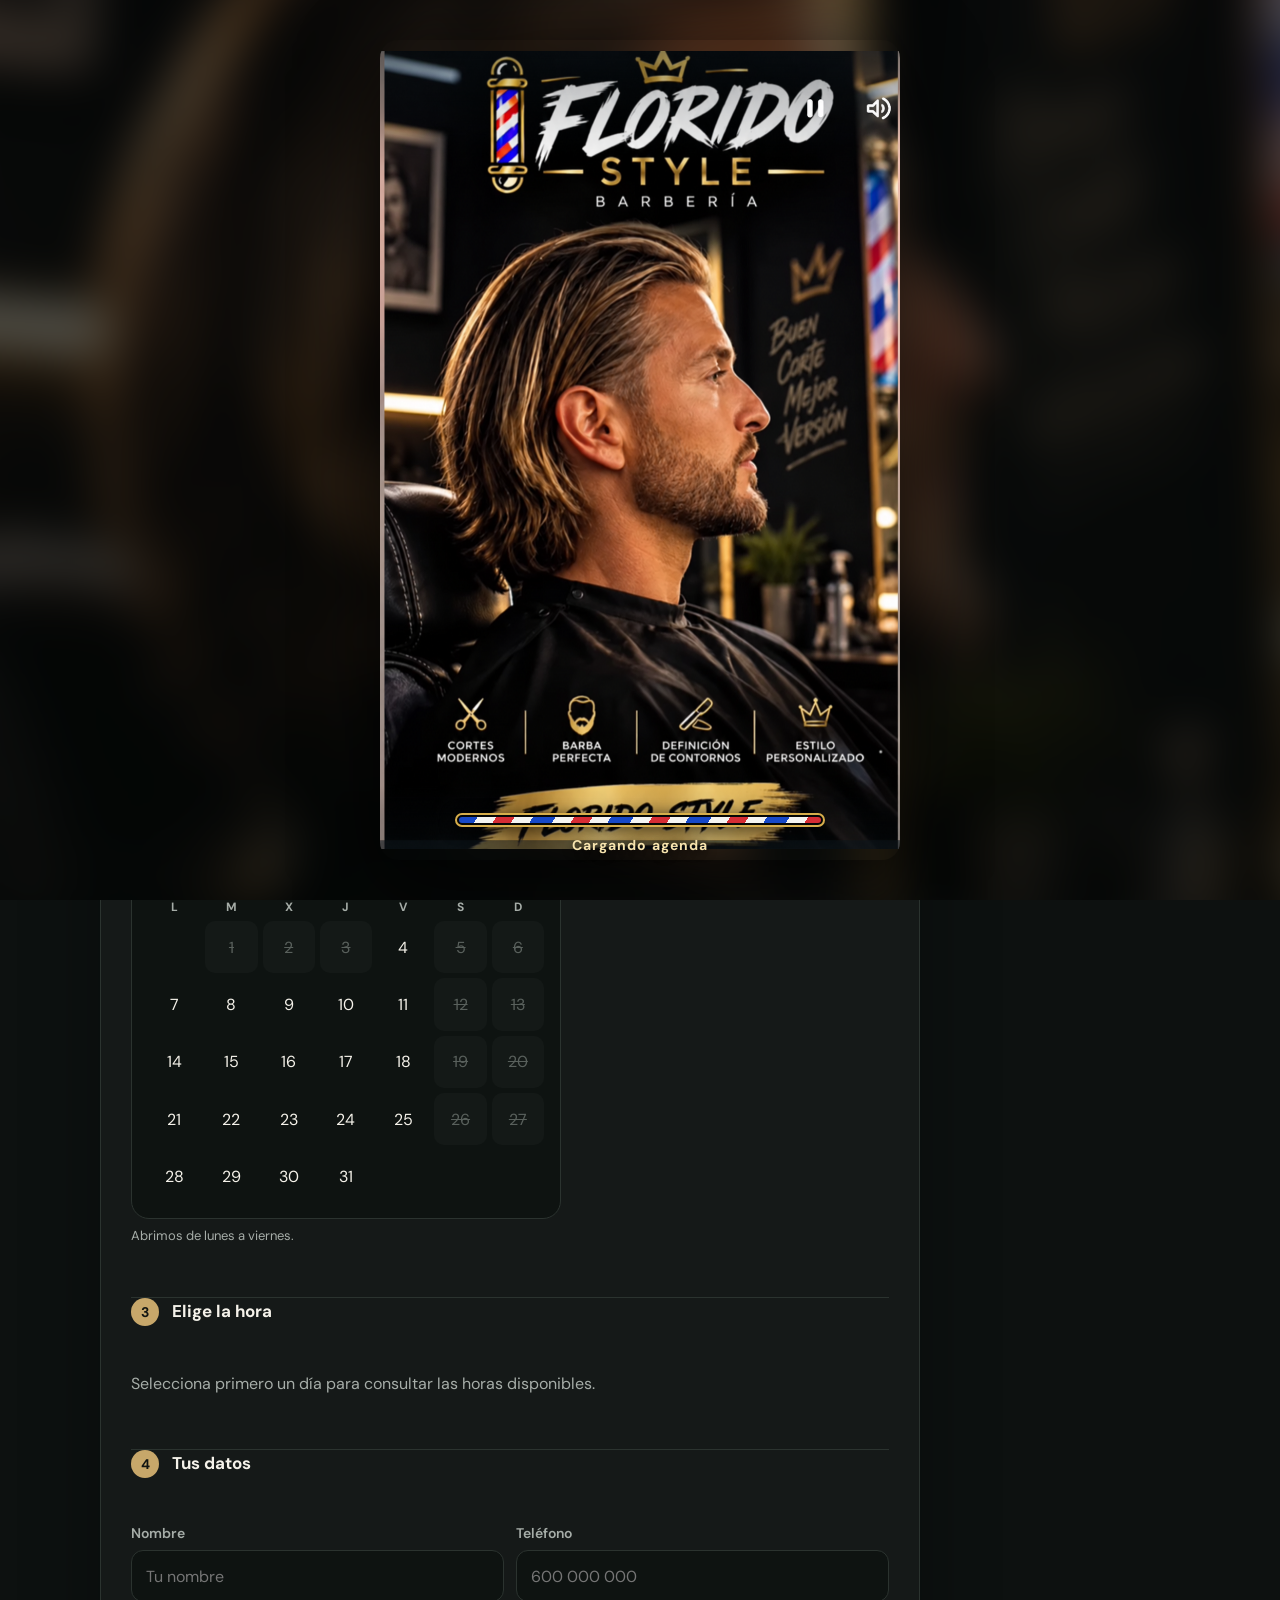
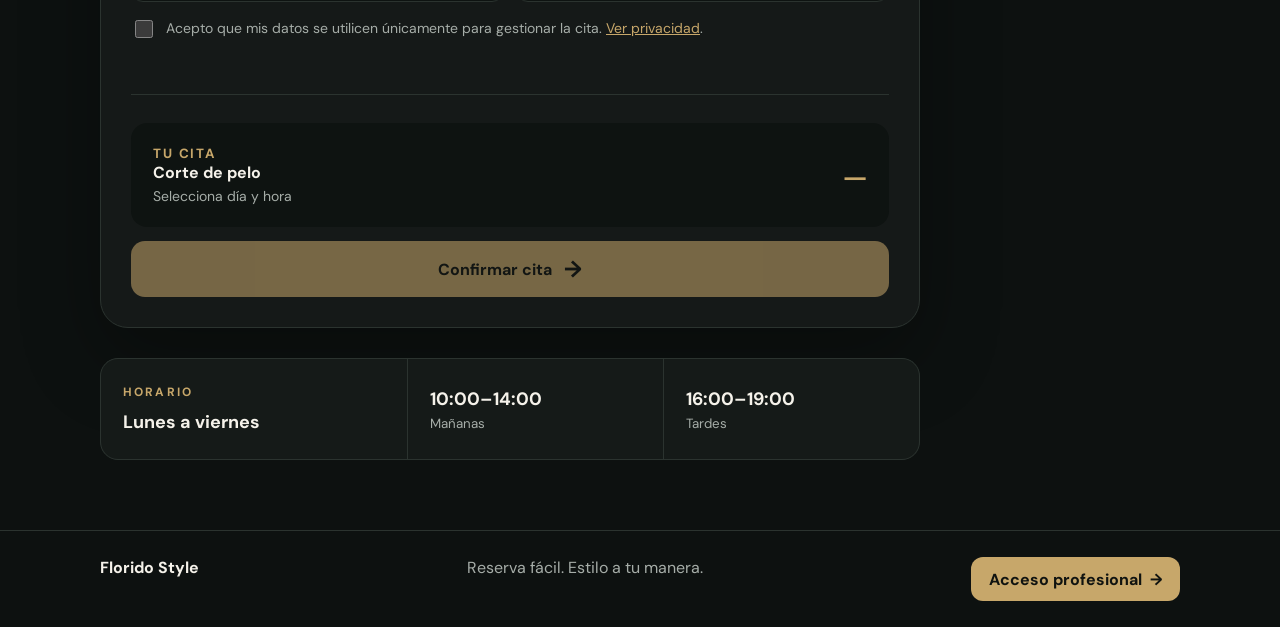
<file: index.html>
<!doctype html>
<html lang="es">
<head>
  <meta charset="UTF-8">
  <meta name="viewport" content="width=device-width, initial-scale=1, viewport-fit=cover">
  <meta name="theme-color" content="#101413">
  <meta name="description" content="Reserva online tu día y hora en Florido Style.">
  <meta property="og:type" content="website">
  <meta property="og:locale" content="es_ES">
  <meta property="og:title" content="Citas Florido Style">
  <meta property="og:description" content="Reserva online tu día y hora en Florido Style.">
  <meta property="og:url" content="https://albertolopezmo-arch.github.io/florido-style-citas/index.html">
  <meta property="og:image" content="https://albertolopezmo-arch.github.io/florido-style-citas/assets/citas-florido-style-social.png?v=2">
  <meta property="og:image:alt" content="Citas Florido Style · Reserva online tu día y hora">
  <meta name="twitter:card" content="summary_large_image">
  <meta name="twitter:title" content="Citas Florido Style">
  <meta name="twitter:description" content="Reserva online tu día y hora en Florido Style.">
  <meta name="twitter:image" content="https://albertolopezmo-arch.github.io/florido-style-citas/assets/citas-florido-style-social.png?v=2">
  <title>Citas Florido Style</title>
  <link rel="preconnect" href="https://fonts.googleapis.com">
  <link rel="preconnect" href="https://fonts.gstatic.com" crossorigin>
  <link href="https://fonts.googleapis.com/css2?family=DM+Sans:wght@400;500;600;700&family=Playfair+Display:wght@700&display=swap" rel="stylesheet">
  <link rel="stylesheet" href="styles.css">
</head>
<body>
  <section id="welcome-splash" class="welcome-splash" aria-label="Bienvenida a Florido Style">
    <img src="assets/portada-florido-style.png" alt="Florido Style Barbería">
    <div class="agenda-loading" role="status" aria-label="Cargando agenda">
      <div class="barber-progress" aria-hidden="true"><i></i></div>
      <span>Cargando agenda</span>
    </div>
  </section>

  <header class="topbar">
    <a class="brand" href="#" aria-label="Florido Style, inicio">
      <img class="brand-logo" src="assets/logo-florido-style.png" alt="Florido Style Barbería">
    </a>
    <div class="open-pill"><span></span> Citas de lunes a viernes</div>
  </header>

  <main>
    <section class="intro">
      <p class="eyebrow">RESERVA ONLINE</p>
      <h1>Tu próximo corte,<br><em>a un par de clics.</em></h1>
      <p>Elige servicio, día y hora. Confirmaremos tu cita al instante.</p>
    </section>

    <section class="booking-card" aria-labelledby="booking-title">
      <div class="card-heading">
        <div><span>AGENDA</span><h2 id="booking-title">Reserva tu cita</h2></div>
        <div class="price" id="headline-price">Desde 15 €<small>según servicio</small></div>
      </div>

      <form id="booking-form" novalidate>
        <fieldset>
          <legend><span>1</span> Elige el servicio</legend>
          <div id="service-grid" class="service-grid"><p class="empty-state">Cargando servicios…</p></div>
        </fieldset>

        <fieldset>
          <legend><span>2</span> Elige el día</legend>
          <div class="booking-calendar" aria-label="Calendario de citas">
            <div class="calendar-heading">
              <button id="calendar-prev" type="button" aria-label="Mes anterior">‹</button>
              <strong id="calendar-month"></strong>
              <button id="calendar-next" type="button" aria-label="Mes siguiente">›</button>
            </div>
            <div class="calendar-weekdays" aria-hidden="true"><span>L</span><span>M</span><span>X</span><span>J</span><span>V</span><span>S</span><span>D</span></div>
            <div id="calendar-days" class="calendar-days" aria-live="polite"></div>
            <input id="booking-date" type="hidden" required>
          </div>
          <p class="hint">Abrimos de lunes a viernes.</p>
          <p id="date-error" class="error" role="alert"></p>
        </fieldset>

        <fieldset>
          <legend><span>3</span> Elige la hora</legend>
          <div id="slots" class="slots" aria-live="polite">
            <p class="empty-state">Selecciona primero un día para consultar las horas disponibles.</p>
          </div>
          <p id="slot-error" class="error" role="alert"></p>
        </fieldset>

        <fieldset>
          <legend><span>4</span> Tus datos</legend>
          <div class="details-grid">
            <label><span>Nombre</span><input id="customer-name" autocomplete="name" maxlength="60" placeholder="Tu nombre" required></label>
            <label><span>Teléfono</span><input id="customer-phone" type="tel" autocomplete="tel" maxlength="20" placeholder="600 000 000" required></label>
          </div>
          <label class="privacy-check">
            <input id="privacy-check" type="checkbox" required>
            <span>Acepto que mis datos se utilicen únicamente para gestionar la cita. <a href="privacy.html" target="_blank">Ver privacidad</a>.</span>
          </label>
          <p id="form-error" class="error" role="alert"></p>
        </fieldset>

        <div class="summary" id="summary">
          <div><small>TU CITA</small><strong id="summary-service">Corte de pelo</strong><span id="summary-when">Selecciona día y hora</span></div>
          <strong id="summary-price">—</strong>
        </div>
        <button class="primary-button" id="submit-button" type="submit">Confirmar cita <span>→</span></button>
      </form>
    </section>

    <section class="hours" aria-label="Horario">
      <div><span>HORARIO</span><strong>Lunes a viernes</strong></div>
      <div><strong>10:00–14:00</strong><small>Mañanas</small></div>
      <div><strong>16:00–19:00</strong><small>Tardes</small></div>
    </section>
  </main>

  <footer><strong>Florido Style</strong><span>Reserva fácil. Estilo a tu manera.</span><a class="professional-button" href="admin.html">Acceso profesional <b>→</b></a></footer>

  <dialog id="confirmation-dialog">
    <div class="success-icon">✓</div>
    <p class="eyebrow">CITA CONFIRMADA</p>
    <h2>¡Te esperamos!</h2>
    <p id="confirmation-text"></p>
    <div class="calendar-actions">
      <button id="add-google-calendar" class="calendar-button" type="button">Abrir en Google Calendar</button>
      <button id="download-calendar" class="calendar-button secondary-calendar" type="button">iPhone u otro calendario</button>
      <small>En iPhone, abre el archivo descargado y pulsa «Añadir».</small>
    </div>
    <button id="close-dialog" class="primary-button" type="button">Entendido</button>
  </dialog>

  <script src="config.js"></script>
  <script src="app.js"></script>
</body>
</html>
</file>
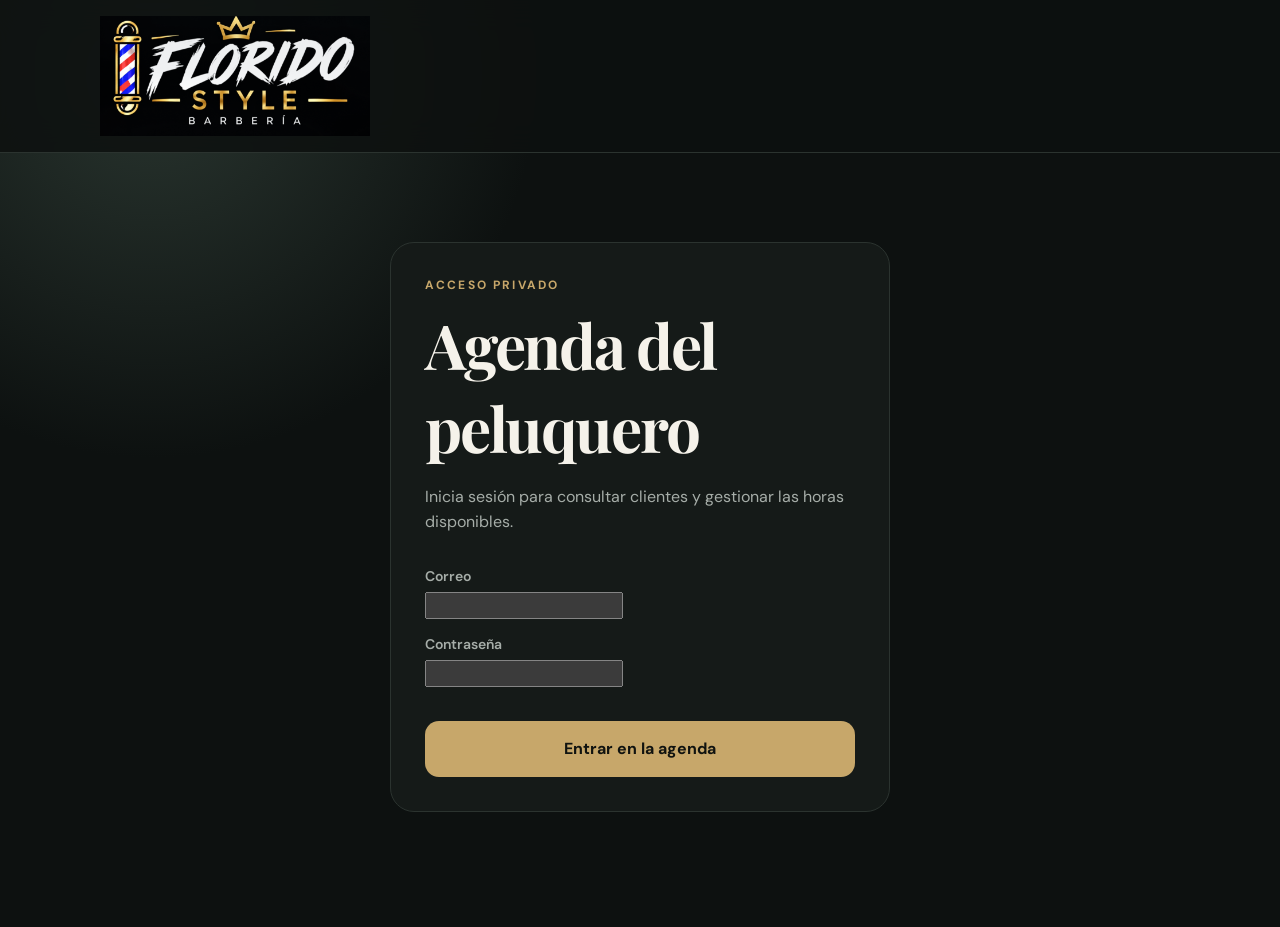
<file: admin.html>
<!doctype html>
<html lang="es">
<head>
  <meta charset="UTF-8">
  <meta name="viewport" content="width=device-width, initial-scale=1, viewport-fit=cover">
  <meta name="theme-color" content="#101413">
  <meta name="robots" content="noindex,nofollow">
  <title>Agenda privada · Florido Style</title>
  <link rel="preconnect" href="https://fonts.googleapis.com">
  <link rel="preconnect" href="https://fonts.gstatic.com" crossorigin>
  <link href="https://fonts.googleapis.com/css2?family=DM+Sans:wght@400;500;600;700&family=Playfair+Display:wght@700&display=swap" rel="stylesheet">
  <link rel="stylesheet" href="styles.css">
  <link rel="stylesheet" href="admin.css">
</head>
<body class="admin-body">
  <header class="topbar admin-topbar">
    <a class="brand" href="index.html" aria-label="Florido Style, volver a las reservas"><img class="brand-logo" src="assets/logo-florido-style.png" alt="Florido Style Barbería"></a>
    <button id="logout-button" class="ghost-button" type="button" hidden>Cerrar sesión</button>
  </header>

  <main class="admin-main">
    <section id="login-view" class="login-card">
      <p class="eyebrow">ACCESO PRIVADO</p>
      <h1>Agenda del peluquero</h1>
      <p>Inicia sesión para consultar clientes y gestionar las horas disponibles.</p>
      <form id="login-form">
        <label><span>Correo</span><input id="admin-email" type="email" autocomplete="username" required></label>
        <label><span>Contraseña</span><input id="admin-password" type="password" autocomplete="current-password" required></label>
        <p id="login-error" class="error" role="alert"></p>
        <button class="primary-button" type="submit">Entrar en la agenda</button>
      </form>
    </section>

    <section id="dashboard-view" hidden>
      <div class="dashboard-heading">
        <div><p class="eyebrow">PANEL PRIVADO</p><h1>Agenda</h1><p id="day-label"></p></div>
        <label class="admin-date"><span>Consultar fecha</span><input id="admin-date" type="date"></label>
      </div>

      <div class="stats-grid">
        <article><small>Citas confirmadas</small><strong id="confirmed-count">0</strong></article>
        <button id="show-available-slots" class="stat-button" type="button"><small>Huecos disponibles</small><strong id="available-count">0</strong><span>Ver horas</span></button>
        <article><small>Ingresos previstos</small><strong id="revenue-count">0 €</strong></article>
      </div>

      <div class="admin-grid">
        <section class="admin-panel">
          <div class="panel-heading"><div><p class="eyebrow">CLIENTES</p><h2>Citas del día</h2></div><button id="refresh-button" class="ghost-button" type="button">Actualizar</button></div>
          <div id="appointments-list" class="appointment-list" aria-live="polite"></div>
        </section>

        <aside class="admin-panel block-panel">
          <p class="eyebrow">BLOQUEAR AGENDA</p>
          <h2>Cerrar disponibilidad</h2>
          <p>Bloquea todo el día o una hora concreta. Las citas que ya existan no se cancelarán.</p>
          <form id="block-form">
            <label><span>Qué quieres bloquear</span>
              <select id="block-time">
                <option value="">Día completo</option>
                <option>10:00</option><option>11:00</option><option>12:00</option><option>13:00</option>
                <option>16:00</option><option>17:00</option><option>18:00</option>
              </select>
            </label>
            <label><span>Motivo opcional</span><input id="block-reason" maxlength="80" placeholder="Vacaciones, asunto personal…"></label>
            <p id="block-error" class="error" role="alert"></p>
            <button class="danger-button" type="submit">Bloquear agenda</button>
          </form>
          <button id="open-manual-booking" class="manual-button" type="button">＋ Añadir cita manual</button>
          <div class="active-blocks"><h3>Bloqueos de este día</h3><div id="blocks-list"></div></div>
        </aside>
      </div>

      <section class="admin-panel services-panel">
        <div class="panel-heading"><div><p class="eyebrow">SERVICIOS Y PRECIOS</p><h2>Tipos de pelado</h2></div><button id="add-service" class="manual-button compact-button" type="button">＋ Añadir servicio</button></div>
        <p class="panel-help">Los cambios se mostrarán automáticamente en la página de reservas.</p>
        <div id="services-list" class="services-admin-list" aria-live="polite"></div>
      </section>
    </section>
  </main>

  <dialog id="cancel-dialog">
    <p class="eyebrow">CANCELAR CITA</p>
    <h2>¿Cancelar esta cita?</h2>
    <p id="cancel-text"></p>
    <div class="dialog-actions"><button id="dismiss-cancel" class="ghost-button" type="button">Volver</button><button id="confirm-cancel" class="danger-button" type="button">Sí, cancelar</button></div>
  </dialog>

  <dialog id="manual-booking-dialog">
    <p class="eyebrow">NUEVA CITA</p>
    <h2>Añadir cita manual</h2>
    <p id="manual-date-label"></p>
    <form id="manual-booking-form" class="manual-form">
      <label><span>Nombre</span><input id="manual-name" maxlength="60" autocomplete="off" placeholder="Nombre del cliente" required></label>
      <label><span>Teléfono <small>(opcional)</small></span><input id="manual-phone" type="tel" maxlength="20" autocomplete="off" placeholder="Sin teléfono"></label>
      <label><span>Servicio</span><select id="manual-service" required></select></label>
      <label><span>Hora elegida por el peluquero</span><input id="manual-time" type="time" step="300" required></label>
      <p class="hint">Puedes introducir cualquier hora, incluso entre dos citas. La agenda te avisará si esa hora exacta ya está ocupada.</p>
      <p id="manual-error" class="error" role="alert"></p>
      <div class="dialog-actions"><button id="dismiss-manual" class="ghost-button" type="button">Cancelar</button><button id="save-manual" class="manual-button" type="submit">Guardar cita</button></div>
    </form>
  </dialog>

  <dialog id="available-dialog">
    <p class="eyebrow">AGENDA</p><h2>Huecos disponibles</h2><p id="available-date-label"></p>
    <div id="available-slots-list" class="available-slots-list"></div>
    <button id="close-available" class="primary-button" type="button">Cerrar</button>
  </dialog>

  <dialog id="service-dialog">
    <p class="eyebrow">SERVICIO</p><h2 id="service-dialog-title">Añadir servicio</h2>
    <form id="service-form" class="manual-form">
      <input id="service-id" type="hidden">
      <label><span>Nombre del servicio</span><input id="service-name" maxlength="80" required placeholder="Ej. Corte infantil"></label>
      <label><span>Precio</span><input id="service-price" type="number" min="0" max="999" step="0.50" required></label>
      <label><span>Duración aproximada</span><input id="service-duration" type="number" min="5" max="240" step="5" value="60" required></label>
      <p id="service-error" class="error" role="alert"></p>
      <div class="dialog-actions"><button id="dismiss-service" class="ghost-button" type="button">Cancelar</button><button class="manual-button" type="submit">Guardar cambios</button></div>
    </form>
  </dialog>

  <script src="config.js"></script>
  <script src="admin.js"></script>
</body>
</html>
</file>
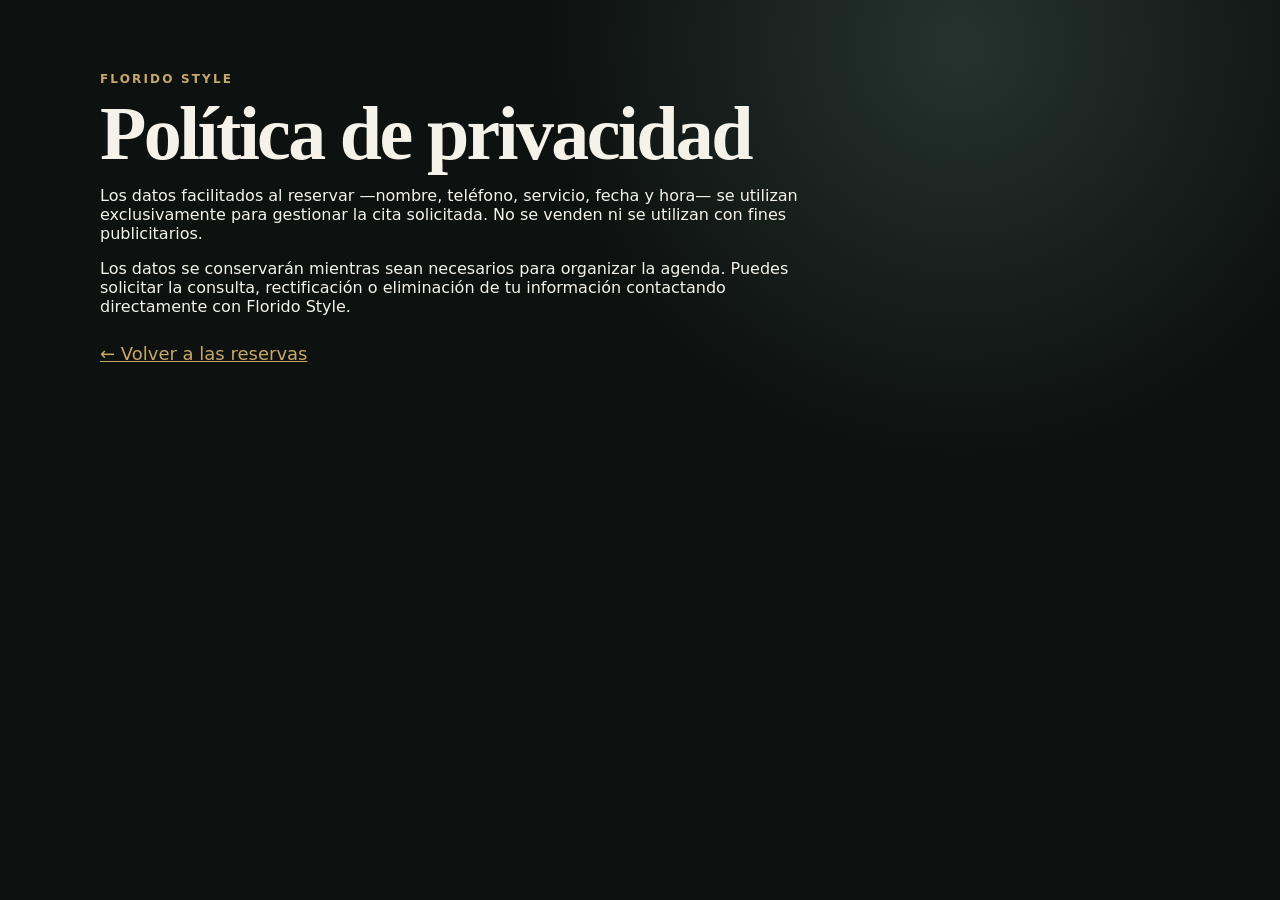
<file: privacy.html>
<!doctype html><html lang="es"><head><meta charset="UTF-8"><meta name="viewport" content="width=device-width,initial-scale=1"><meta name="theme-color" content="#101413"><title>Privacidad · Florido Style</title><link rel="stylesheet" href="styles.css"></head><body><main><section class="intro"><p class="eyebrow">FLORIDO STYLE</p><h1>Política de privacidad</h1><p>Los datos facilitados al reservar —nombre, teléfono, servicio, fecha y hora— se utilizan exclusivamente para gestionar la cita solicitada. No se venden ni se utilizan con fines publicitarios.</p><p>Los datos se conservarán mientras sean necesarios para organizar la agenda. Puedes solicitar la consulta, rectificación o eliminación de tu información contactando directamente con Florido Style.</p><p><a href="index.html">← Volver a las reservas</a></p></section></main></body></html>
</file>
<file: styles.css>
:root {
  color-scheme: dark;
  --ink: #f5f2ea;
  --muted: #a6ada8;
  --bg: #0d1110;
  --panel: #151a18;
  --line: #2b332f;
  --accent: #c7a76a;
  --accent-dark: #a4854e;
  --success: #8fcf9d;
  font-family: "DM Sans", system-ui, sans-serif;
}
* { box-sizing: border-box; }
html { scroll-behavior: smooth; }
body { margin: 0; min-width: 320px; min-height: 100vh; overflow-x: hidden; padding-bottom: env(safe-area-inset-bottom); color: var(--ink); background: radial-gradient(circle at 75% 5%, #25332e 0, transparent 26rem), var(--bg); }
button, input { font: inherit; touch-action: manipulation; }
button, label, a { -webkit-tap-highlight-color: transparent; }
button:focus-visible, input:focus-visible, a:focus-visible { outline: 3px solid rgba(199,167,106,.55); outline-offset: 3px; }
a { color: var(--accent); }
.welcome-splash { position: fixed; inset: 0; z-index: 100; min-height: 100dvh; display: grid; place-items: center; overflow: hidden; background: #050706; transition: opacity .8s ease, visibility .8s ease; }
.welcome-splash.closing { opacity: 0; visibility: hidden; pointer-events: none; }
.welcome-splash img { position: relative; z-index: 1; display: block; width: 100%; height: 100%; object-fit: contain; }
.agenda-loading { position: absolute; z-index: 2; left: 50%; bottom: calc(18px + env(safe-area-inset-bottom)); width: min(78%, 370px); transform: translateX(-50%); text-align: center; text-shadow: 0 2px 10px #000; }
.agenda-loading span { display: block; margin-top: 9px; color: #f7e4ae; font-size: 14px; font-weight: 700; letter-spacing: .08em; }
.barber-progress { height: 14px; padding: 2px; overflow: hidden; border: 2px solid #d7ae4b; border-radius: 999px; background: #080a09; box-shadow: 0 3px 15px rgba(0,0,0,.65), inset 0 0 4px #000; }
.barber-progress i { display: block; width: 100%; height: 100%; border-radius: inherit; background: repeating-linear-gradient(120deg, #1749c8 0 16px, #f5f5f2 16px 32px, #d62d35 32px 48px, #f5f5f2 48px 64px); background-size: 78px 100%; transform-origin: left; animation: barber-fill 2s linear forwards, barber-stripes .7s linear infinite; }
@keyframes barber-fill { from { transform: scaleX(.03); } to { transform: scaleX(1); } }
@keyframes barber-stripes { to { background-position: 78px 0; } }
@media (min-width: 700px) {
  .welcome-splash { padding: 32px; background: #0b0f0d; }
  .welcome-splash::before { content: ""; position: absolute; inset: -30px; background: linear-gradient(rgba(4,7,6,.58), rgba(4,7,6,.84)), url("assets/portada-florido-style.png") center / cover no-repeat; filter: blur(22px); transform: scale(1.06); }
  .welcome-splash img { width: auto; height: min(820px, calc(100dvh - 64px)); max-width: min(520px, calc(100vw - 64px)); border-radius: 18px; box-shadow: 0 24px 80px rgba(0,0,0,.68); }
  .agenda-loading { bottom: 46px; }
}
.topbar { min-height: 82px; display: flex; align-items: center; justify-content: space-between; gap: 20px; padding: calc(16px + env(safe-area-inset-top)) max(24px, calc((100vw - 1080px) / 2)) 16px; border-bottom: 1px solid var(--line); background: rgba(13,17,16,.86); backdrop-filter: blur(16px); position: sticky; top: 0; z-index: 5; }
.brand { color: inherit; text-decoration: none; display: flex; align-items: center; gap: 12px; }
.brand-logo { display: block; width: clamp(210px, 27vw, 300px); height: auto; }
.brand-mark { width: 46px; height: 46px; display: grid; place-items: center; border: 1px solid var(--accent); border-radius: 50%; font: 700 17px "Playfair Display"; color: var(--accent); }
.brand strong, .brand small { display: block; }
.brand strong { font: 700 20px "Playfair Display"; }
.brand small { color: var(--muted); letter-spacing: .22em; font-size: 10px; margin-top: 2px; }
.open-pill { color: var(--muted); font-size: 14px; }
.open-pill span { display: inline-block; width: 8px; height: 8px; border-radius: 50%; background: var(--success); margin-right: 6px; box-shadow: 0 0 0 4px rgba(143,207,157,.1); }
main { width: min(1080px, calc(100% - 32px)); margin: 0 auto; }
.intro { padding: 72px 0 42px; max-width: 720px; }
.eyebrow, .card-heading span, .hours span { margin: 0 0 10px; color: var(--accent); font-size: 12px; font-weight: 700; letter-spacing: .18em; }
h1 { font: 700 clamp(42px, 8vw, 76px)/.98 "Playfair Display"; letter-spacing: -.035em; margin: 0; }
h1 em { color: var(--accent); font-style: normal; }
.intro > p:last-child { color: var(--muted); font-size: 18px; line-height: 1.6; margin: 24px 0 0; }
.booking-card { max-width: 820px; margin-bottom: 30px; border: 1px solid var(--line); border-radius: 28px; background: rgba(21,26,24,.96); box-shadow: 0 30px 80px rgba(0,0,0,.32); overflow: hidden; }
.card-heading { padding: 26px 30px; border-bottom: 1px solid var(--line); display: flex; justify-content: space-between; align-items: center; gap: 20px; }
.card-heading h2 { font: 700 30px "Playfair Display"; margin: 0; }
.price { color: var(--accent); font: 700 28px "Playfair Display"; text-align: right; }
.price small { display: block; color: var(--muted); font: 500 12px "DM Sans"; }
form { padding: 0 30px 30px; }
fieldset { border: 0; margin: 0; padding: 28px 0; border-bottom: 1px solid var(--line); }
legend { padding: 0; margin-bottom: 18px; font-size: 17px; font-weight: 700; }
legend span { display: inline-grid; place-items: center; width: 28px; height: 28px; margin-right: 9px; border-radius: 50%; background: var(--accent); color: #121512; font-size: 14px; }
.service-grid { display: grid; grid-template-columns: repeat(2, 1fr); gap: 12px; }
.service-card { position: relative; display: flex; align-items: center; gap: 14px; min-height: 86px; padding: 16px; border: 1px solid var(--line); border-radius: 16px; cursor: pointer; transition: .2s ease; }
.service-card:hover { border-color: #5b665f; transform: translateY(-1px); }
.service-card:has(input:checked) { border-color: var(--accent); background: rgba(199,167,106,.08); }
.service-card input { position: absolute; opacity: 0; }
.service-icon { width: 42px; height: 42px; flex: 0 0 auto; display: grid; place-items: center; border-radius: 12px; background: #202723; color: var(--accent); font-size: 24px; }
.service-card strong, .service-card small { display: block; }
.service-card small { margin-top: 5px; color: var(--muted); }
.service-card i { width: 18px; height: 18px; margin-left: auto; border: 1px solid #56605a; border-radius: 50%; }
.service-card:has(input:checked) i { border: 5px solid var(--accent); }
label > span:first-child, .date-control > span { display: block; margin-bottom: 8px; color: var(--muted); font-size: 14px; font-weight: 600; }
input[type="date"], input[type="text"], input[type="tel"], input:not([type]) { width: 100%; min-width: 0; max-width: 100%; min-height: 52px; padding: 0 14px; color: var(--ink); background: #0e1311; border: 1px solid var(--line); border-radius: 12px; outline: none; font-size: 16px; }
input:focus { border-color: var(--accent); box-shadow: 0 0 0 3px rgba(199,167,106,.12); }
.date-control { display: block; max-width: 360px; }
.booking-calendar { width: min(100%, 430px); padding: 16px; border: 1px solid var(--line); border-radius: 18px; background: #0e1311; }
.calendar-heading { display: grid; grid-template-columns: 44px 1fr 44px; align-items: center; gap: 8px; margin-bottom: 14px; }
.calendar-heading strong { text-align: center; text-transform: capitalize; font-size: 16px; }
.calendar-heading button { width: 44px; height: 44px; color: var(--accent); background: #171d1a; border: 1px solid var(--line); border-radius: 11px; cursor: pointer; font-size: 27px; }
.calendar-heading button:disabled { opacity: .25; cursor: default; }
.calendar-weekdays, .calendar-days { display: grid; grid-template-columns: repeat(7, minmax(0, 1fr)); gap: 5px; }
.calendar-weekdays { margin-bottom: 6px; color: var(--muted); text-align: center; font-size: 12px; font-weight: 700; }
.calendar-day { aspect-ratio: 1; min-width: 0; display: grid; place-items: center; padding: 0; color: var(--ink); background: transparent; border: 1px solid transparent; border-radius: 10px; cursor: pointer; }
.calendar-day:hover:not(:disabled) { border-color: var(--accent); }
.calendar-day.selected { color: #111511; background: var(--accent); font-weight: 700; }
.calendar-day:disabled { color: #59605c; background: rgba(255,255,255,.025); cursor: not-allowed; text-decoration: line-through; }
.calendar-day.blocked:disabled { color: #777d79; background: rgba(255,255,255,.055); }
.calendar-blank { aspect-ratio: 1; }
.hint { color: var(--muted); font-size: 13px; margin: 8px 0 0; }
.slots { display: grid; grid-template-columns: repeat(4, 1fr); gap: 10px; }
.slot { min-height: 50px; color: var(--ink); background: #0e1311; border: 1px solid var(--line); border-radius: 12px; cursor: pointer; font-size: 16px; }
.slot:hover { border-color: var(--accent); }
.slot.selected { color: #111511; background: var(--accent); border-color: var(--accent); font-weight: 700; }
.empty-state { grid-column: 1 / -1; margin: 0; color: var(--muted); line-height: 1.5; }
.details-grid { display: grid; grid-template-columns: 1fr 1fr; gap: 12px; }
.details-grid label span { display: block; margin-bottom: 8px; color: var(--muted); font-size: 14px; }
.privacy-check { display: flex; gap: 10px; align-items: flex-start; margin-top: 16px; color: var(--muted); font-size: 14px; line-height: 1.5; }
.privacy-check input { width: 18px; height: 18px; margin-top: 2px; accent-color: var(--accent); }
.error { min-height: 18px; margin: 7px 0 0; color: #ff9a96; font-size: 13px; }
.summary { display: flex; align-items: center; justify-content: space-between; gap: 20px; padding: 22px; margin: 28px 0 14px; border-radius: 16px; background: #0e1311; }
.summary small, .summary strong, .summary span { display: block; }
.summary small { color: var(--accent); letter-spacing: .14em; font-weight: 700; }
.summary span { color: var(--muted); margin-top: 4px; font-size: 14px; }
.summary > strong { color: var(--accent); font: 700 27px "Playfair Display"; }
.primary-button { width: 100%; min-height: 56px; padding: 0 20px; display: flex; align-items: center; justify-content: center; gap: 12px; color: #101310; background: var(--accent); border: 0; border-radius: 14px; font-weight: 700; cursor: pointer; transition: .2s ease; }
.primary-button:hover { background: #d5b97f; transform: translateY(-1px); }
.primary-button:disabled { opacity: .55; cursor: wait; transform: none; }
.primary-button span { font-size: 23px; }
.hours { max-width: 820px; display: grid; grid-template-columns: 1.2fr 1fr 1fr; gap: 1px; margin-bottom: 70px; border: 1px solid var(--line); border-radius: 18px; overflow: hidden; background: var(--line); }
.hours > div { min-height: 100px; padding: 22px; display: flex; flex-direction: column; justify-content: center; background: var(--panel); }
.hours strong { font-size: 18px; }
.hours small { color: var(--muted); margin-top: 4px; }
footer { display: flex; justify-content: space-between; gap: 20px; padding: 26px max(24px, calc((100vw - 1080px) / 2)); border-top: 1px solid var(--line); color: var(--muted); }
footer strong { color: var(--ink); }
.professional-button { align-self: center; min-height: 44px; display: inline-flex; align-items: center; justify-content: center; gap: 8px; padding: 0 18px; color: #101310; background: var(--accent); border-radius: 12px; text-decoration: none; font-weight: 700; transition: .2s ease; }
.professional-button:hover { background: #d5b97f; transform: translateY(-1px); }
dialog { width: min(440px, calc(100% - 32px)); max-height: calc(100dvh - 32px); overflow-y: auto; padding: 34px; color: var(--ink); text-align: center; background: var(--panel); border: 1px solid var(--line); border-radius: 24px; box-shadow: 0 30px 100px rgba(0,0,0,.6); }
dialog::backdrop { background: rgba(0,0,0,.72); backdrop-filter: blur(4px); }
dialog h2 { font: 700 34px "Playfair Display"; margin: 6px 0 12px; }
dialog p { color: var(--muted); line-height: 1.6; }
.success-icon { width: 58px; height: 58px; margin: 0 auto 18px; display: grid; place-items: center; border-radius: 50%; color: #102014; background: var(--success); font-size: 30px; font-weight: 700; }
.calendar-button { width: 100%; min-height: 54px; margin: 8px 0 10px; color: var(--ink); background: #202723; border: 1px solid var(--accent); border-radius: 14px; cursor: pointer; font-weight: 700; }
.calendar-button:hover { background: #29332e; }
.calendar-actions { margin: 8px 0 14px; }
.calendar-actions .calendar-button { margin: 8px 0 0; }
.calendar-actions .calendar-button:first-child { color: #101310; background: var(--accent); }
.calendar-actions .calendar-button:first-child:hover { background: #d5b97f; }
.calendar-actions small { display: block; margin-top: 9px; color: var(--muted); line-height: 1.45; }
@media (max-width: 650px) {
  .topbar { min-height: 68px; padding: calc(10px + env(safe-area-inset-top)) max(14px, env(safe-area-inset-right)) 10px max(14px, env(safe-area-inset-left)); }
  .open-pill { display: none; }
  .brand-mark { width: 42px; height: 42px; }
  .brand strong { font-size: 18px; }
  .brand-logo { width: min(230px, 68vw); }
  main { width: min(100% - 16px, 1080px); }
  .intro { padding: 30px 6px 24px; }
  h1 { font-size: clamp(36px, 12vw, 52px); }
  .intro > p:last-child { font-size: 16px; }
  .booking-card { margin-bottom: 18px; border-radius: 20px; }
  .card-heading { align-items: flex-end; padding-top: 21px; padding-bottom: 21px; }
  .card-heading h2 { font-size: 26px; }
  .price { font-size: 25px; }
  .card-heading, form { padding-left: 18px; padding-right: 18px; }
  fieldset { padding: 24px 0; }
  legend { font-size: 16px; line-height: 1.4; }
  .service-grid, .details-grid { grid-template-columns: 1fr; }
  .booking-calendar { width: 100%; padding: 12px; }
  .service-card { min-height: 78px; }
  .slots { grid-template-columns: repeat(3, minmax(0, 1fr)); }
  .summary { padding: 18px; margin-top: 24px; }
  .primary-button { min-height: 58px; font-size: 16px; }
  .hours { grid-template-columns: 1fr; }
  footer { flex-direction: column; padding: 24px 18px; }
  .professional-button { width: 100%; min-height: 52px; }
  dialog { padding: 28px 22px; }
}
@media (max-width: 380px) {
  main { width: calc(100% - 12px); }
  .intro { padding-top: 24px; }
  h1 { font-size: 35px; }
  .card-heading, form { padding-left: 14px; padding-right: 14px; }
  .card-heading h2 { font-size: 23px; }
  .price { font-size: 22px; }
  .slots { grid-template-columns: repeat(2, minmax(0, 1fr)); }
  .summary { align-items: flex-end; padding: 16px; }
  .summary > strong { font-size: 24px; }
}
</file>
<file: admin.css>
.admin-body { background: radial-gradient(circle at 12% 8%, #29352f 0, transparent 24rem), var(--bg); }
.admin-topbar .brand-logo { width: clamp(190px, 24vw, 270px); }
.ghost-button, .danger-button, .manual-button { min-height: 46px; padding: 0 16px; border-radius: 12px; cursor: pointer; font-weight: 700; }
.ghost-button { color: var(--ink); background: transparent; border: 1px solid var(--line); }
.danger-button { width: 100%; color: #fff; background: #a33d3d; border: 0; }
.manual-button { width: 100%; color: #07130b; background: #77cf8d; border: 0; }
.manual-button:hover { background: #91dfa3; }
.admin-main { padding-top: 44px; padding-bottom: 70px; }
.login-card { width: min(500px, 100%); margin: 5vh auto; padding: 34px; border: 1px solid var(--line); border-radius: 24px; background: var(--panel); }
.login-card h1, .dashboard-heading h1 { margin: 0; font: 700 clamp(38px, 6vw, 62px) "Playfair Display"; }
.login-card > p:not(.eyebrow), .dashboard-heading > div > p:last-child, .block-panel > p { color: var(--muted); line-height: 1.55; }
.login-card form { padding: 16px 0 0; }
.login-card label { display: block; margin-bottom: 16px; }
.login-card label span, .admin-date span, .block-panel label span { display: block; margin-bottom: 7px; color: var(--muted); font-size: 14px; font-weight: 600; }
.dashboard-heading { display: flex; align-items: flex-end; justify-content: space-between; gap: 24px; margin-bottom: 26px; }
.admin-date { width: min(300px, 100%); }
.stats-grid { display: grid; grid-template-columns: repeat(3, 1fr); gap: 12px; margin-bottom: 18px; }
.stats-grid article, .stat-button { padding: 22px; border: 1px solid var(--line); border-radius: 18px; background: var(--panel); text-align: left; }
.stats-grid small, .stats-grid strong, .stat-button span { display: block; }
.stats-grid small { color: var(--muted); }
.stats-grid strong { margin-top: 8px; color: var(--accent); font: 700 32px "Playfair Display"; }
.stat-button { color: var(--ink); cursor: pointer; font: inherit; }
.stat-button:hover { border-color: var(--accent); }
.stat-button span { margin-top: 5px; color: #8fcf9d; font-size: 13px; font-weight: 700; }
.admin-grid { display: grid; grid-template-columns: minmax(0, 1.6fr) minmax(300px, .8fr); gap: 18px; align-items: start; }
.admin-panel { padding: 24px; border: 1px solid var(--line); border-radius: 20px; background: var(--panel); }
.admin-panel h2 { margin: 0; font: 700 27px "Playfair Display"; }
.panel-heading { display: flex; justify-content: space-between; align-items: center; gap: 12px; margin-bottom: 18px; }
.appointment-list { display: grid; gap: 10px; }
.appointment { display: grid; grid-template-columns: 74px 1fr auto; gap: 14px; align-items: center; padding: 16px; border: 1px solid var(--line); border-radius: 15px; background: #101512; }
.appointment-time { color: var(--accent); font-size: 20px; font-weight: 700; }
.appointment strong, .appointment span { display: block; }
.appointment span { margin-top: 4px; color: var(--muted); font-size: 14px; }
.appointment.completed { border-color: #367a49; background: linear-gradient(90deg, rgba(54,122,73,.35), #101512); }
.appointment.completed .appointment-time, .appointment.completed strong { color: #98e3aa; }
.appointment-status { color: #98e3aa !important; font-weight: 700; }
.cancel-button { min-height: 42px; padding: 0 13px; color: #ffaaa6; background: transparent; border: 1px solid #633b3b; border-radius: 10px; cursor: pointer; }
.empty-admin { padding: 35px 15px; color: var(--muted); text-align: center; border: 1px dashed var(--line); border-radius: 14px; }
.block-panel form { padding: 12px 0 18px; }
.block-panel > .manual-button { margin-bottom: 20px; }
.block-panel label { display: block; margin-bottom: 14px; }
.block-panel select { width: 100%; min-height: 52px; padding: 0 13px; color: var(--ink); background: #0e1311; border: 1px solid var(--line); border-radius: 12px; font-size: 16px; }
.active-blocks { padding-top: 18px; border-top: 1px solid var(--line); }
.active-blocks h3 { font-size: 15px; }
.block-row { display: flex; justify-content: space-between; align-items: center; gap: 10px; padding: 11px 0; border-bottom: 1px solid var(--line); }
.block-row span { font-size: 14px; }
.unblock-button { min-height: 38px; padding: 0 13px; color: #102015; background: #8fcf9d; border: 0; border-radius: 10px; cursor: pointer; font-weight: 700; white-space: nowrap; }
.unblock-button:hover { background: #a8ddb3; }
.dialog-actions { display: grid; grid-template-columns: 1fr 1fr; gap: 10px; margin-top: 22px; }
.manual-form { padding: 8px 0 0; text-align: left; }
.manual-form label { display: block; margin-top: 14px; }
.manual-form label > span { display: block; margin-bottom: 7px; color: var(--muted); font-size: 14px; font-weight: 600; }
.manual-form label small { font-weight: 400; }
.manual-form select { width: 100%; min-height: 52px; padding: 0 13px; color: var(--ink); background: #0e1311; border: 1px solid var(--line); border-radius: 12px; font-size: 16px; }
.services-panel { margin-top: 18px; }
.panel-help { color: var(--muted); }
.compact-button { width: auto; white-space: nowrap; }
.services-admin-list { display: grid; gap: 10px; margin-top: 18px; }
.service-admin-row { display: grid; grid-template-columns: minmax(0,1fr) auto auto; align-items: center; gap: 12px; padding: 15px; border: 1px solid var(--line); border-radius: 14px; background: #101512; }
.service-admin-row strong, .service-admin-row span { display: block; }
.service-admin-row span { margin-top: 4px; color: var(--muted); font-size: 14px; }
.service-admin-row.inactive { opacity: .55; }
.small-action { min-height: 40px; padding: 0 13px; border: 1px solid var(--line); border-radius: 10px; color: var(--ink); background: transparent; cursor: pointer; font-weight: 700; }
.available-slots-list { display: grid; grid-template-columns: repeat(3,1fr); gap: 10px; margin: 18px 0; }
.available-slots-list span { padding: 13px; border-radius: 10px; background: rgba(143,207,157,.14); color: #a8e8b6; text-align: center; font-weight: 700; }
.manual-form .dialog-actions { padding: 0; }
@media (max-width: 800px) {
  .admin-main { padding-top: 28px; }
  .dashboard-heading { display: grid; align-items: initial; }
  .admin-date { width: 100%; }
  .admin-grid { grid-template-columns: 1fr; }
}
@media (max-width: 560px) {
  .admin-topbar .brand-logo { width: min(185px, 52vw); }
  .admin-main { width: calc(100% - 16px); }
  .login-card, .admin-panel { padding: 20px 16px; border-radius: 18px; }
  .stats-grid { grid-template-columns: 1fr; }
  .stats-grid article { display: flex; align-items: center; justify-content: space-between; padding: 16px; }
  .stat-button { padding: 16px; }
  .stats-grid strong { margin-top: 0; font-size: 26px; }
  .appointment { grid-template-columns: 60px 1fr; }
  .cancel-button { grid-column: 1 / -1; width: 100%; }
  .dialog-actions { grid-template-columns: 1fr; }
  .service-admin-row { grid-template-columns: 1fr 1fr; }
  .service-admin-row > div { grid-column: 1 / -1; }
}
</file>
